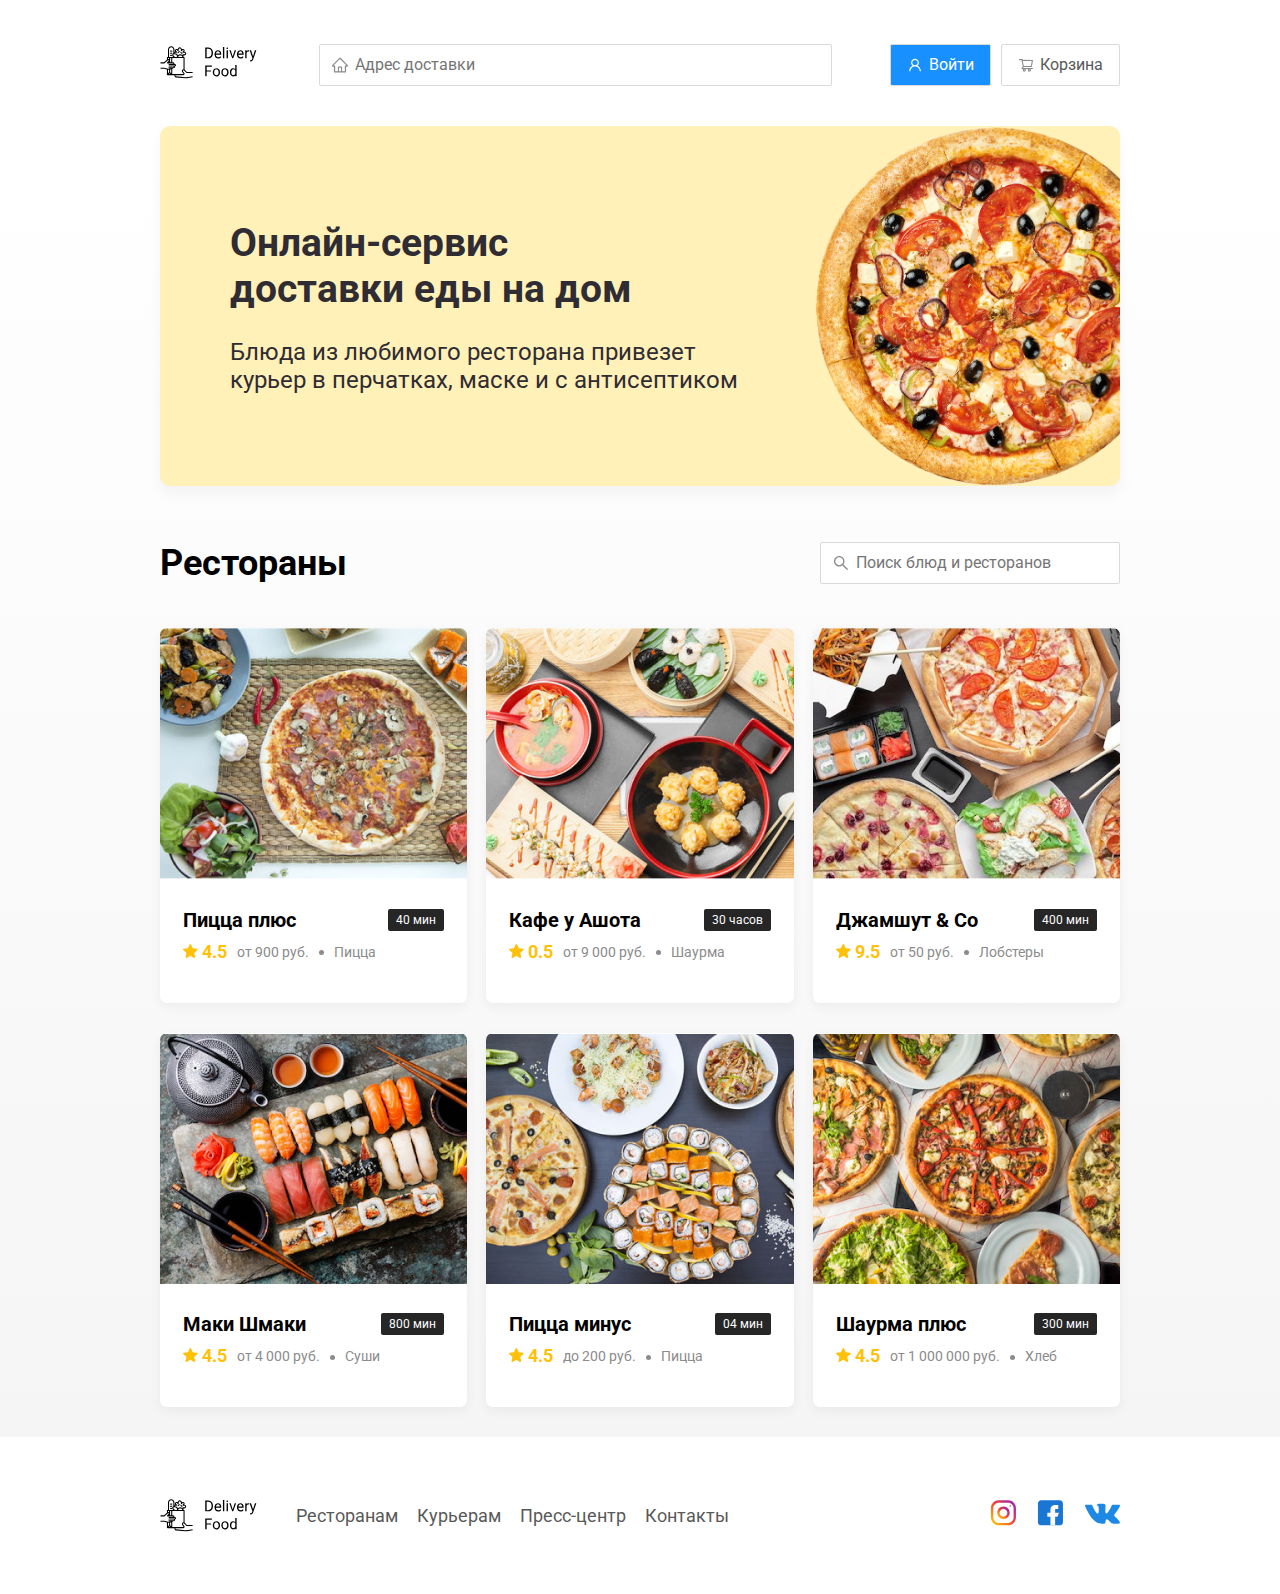
<file: index.html>
<!DOCTYPE html>
<html lang="ru">
<head>
  <meta charset="UTF-8">
  <meta name="viewport" content="width=device-width, initial-scale=1.0">
  <link rel="stylesheet" href="css\normalize.css">
  <link rel="stylesheet" href="css/style.css">
  <link href="https://fonts.googleapis.com/css?family=Roboto:400,700&display=swap" rel="stylesheet">

  <title>Document</title>
</head>
<body>
  <div class="container">
    <!-- Comment's -->
  <header class="header">
    <a href="index.html"><img src="img\logo.svg" alt="logo" class="logo"></a>
    <input type="text" class="input input-adress" placeholder="Адрес доставки">
    <div class="buttons">
      <button class="button button-primary"><img src="img\icon user.svg" alt="" class="button-icon"><span class="button-text">Войти</span></button>
      <button class="button"><img src="img\icon shop.svg" alt="" class="button-icon"><span class="button-text">Корзина</span></button>
    </div>
  </header>
  </div>
<main class="main">
  <div class="container">
    <section class="promo">
      <h1 class="promo-title">Онлайн-сервис <br> доставки еды на дом</h1>
      <p class="promo-text">Блюда из любимого ресторана привезет курьер в перчатках, маске и с антисептиком</p>
    </section>
    <section class="restaurant">
    <div class="section-heading"><h2 class="section-title">Рестораны</h2>
      <input type="text" class="input input-search" placeholder="Поиск блюд и ресторанов">
    </div>
    <div class="cards">
      <a href="restaurant.html" class="card">
        <img src="img\card-1.jpg" alt="card-1" class="card-image">
        <div class="card-text">
          <div class="card-heading">
            <h3 class="card-title">Пицца плюс</h3>
            <span class="card-tag tag">40 мин</span>
          </div>
          <!-- /.card-heading -->
          <div class="card-info">
            <div class="rating">
              <img src="img\Vector.svg" alt="rating" class="rating-star">
              4.5
              </div>
            <div class="price">от 900 руб.</div>
            <div class="category">Пицца</div>
          </div>
          <!-- /.card-info -->
        </div>
        <!-- /.card-text -->
      </a>
      <!-- /.card -->
      <div class="card">
        <img src="img\card-2.jpg" alt="card-1" class="card-image">
        <div class="card-text">
          <div class="card-heading">
            <h3 class="card-title">Кафе у Ашота</h3>
            <span class="card-tag tag">30 часов</span>
          </div>
          <!-- /.card-heading -->
          <div class="card-info">
            <div class="rating"><img src="img\Vector.svg" alt="rating" class="rating-star">
              0.5</div>
            <div class="price">от 9 000 руб.</div>
            <div class="category">Шаурма</div>
          </div>
          <!-- /.card-info -->
        </div>
        <!-- /.card-text -->
      </div>
      <!-- /.card -->
      <div class="card">
        <img src="img\card-3.jpg" alt="card-1" class="card-image">
        <div class="card-text">
          <div class="card-heading">
            <h3 class="card-title">Джамшут & Co</h3>
            <span class="card-tag tag">400 мин</span>
          </div>
          <!-- /.card-heading -->
          <div class="card-info">
            <div class="rating"><img src="img\Vector.svg" alt="rating" class="rating-star"> 9.5</div>
            <div class="price">от 50 руб.</div>
            <div class="category">Лобстеры</div>
          </div>
          <!-- /.card-info -->
        </div>
        <!-- /.card-text -->
      </div>
      <!-- /.card -->
      <div class="card">
        <img src="img\card-4.jpg" alt="card-1" class="card-image">
        <div class="card-text">
          <div class="card-heading">
            <h3 class="card-title">Маки Шмаки</h3>
            <span class="card-tag tag">800 мин</span>
          </div>
          <!-- /.card-heading -->
          <div class="card-info">
            <div class="rating"><img src="img\Vector.svg" alt="rating" class="rating-star"> 4.5</div>
            <div class="price">от 4 000 руб.</div>
            <div class="category">Суши</div>
          </div>
          <!-- /.card-info -->
        </div>
        <!-- /.card-text -->
      </div>
      <!-- /.card -->
      <div class="card">
        <img src="img\card-5.jpg" alt="card-1" class="card-image">
        <div class="card-text">
          <div class="card-heading">
            <h3 class="card-title">Пицца минус</h3>
            <span class="card-tag tag">04 мин</span>
          </div>
          <!-- /.card-heading -->
          <div class="card-info">
            <div class="rating"><img src="img\Vector.svg" alt="rating" class="rating-star"> 4.5</div>
            <div class="price">до 200 руб.</div>
            <div class="category">Пицца</div>
          </div>
          <!-- /.card-info -->
        </div>
        <!-- /.card-text -->
      </div>
      <!-- /.card -->
      <div class="card">
        <img src="img\card-7.jpg" alt="card-1" class="card-image">
        <div class="card-text">
          <div class="card-heading">
            <h3 class="card-title">Шаурма плюс</h3>
            <span class="card-tag tag">300 мин</span>
          </div>
          <!-- /.card-heading -->
          <div class="card-info">
            <div class="rating"><img src="img\Vector.svg" alt="rating" class="rating-star"> 4.5</div>
            <div class="price">от 1 000 000 руб.</div>
            <div class="category">Хлеб</div>
          </div>
          <!-- /.card-info -->
        </div>
        <!-- /.card-text -->
      </div>
      <!-- /.card -->
    </div>
    <!-- /.cards -->
    </section>
  </div>
</main>
    
<footer class="footer">
<div class="container">
  <div class="footer-blog">
    <img src="img\logo.svg" alt="logo" class="logo footer-logo">
    <nav class="footer-nav">
      <a href="#" class="footer-link">Ресторанам</a>
      <a href="#" class="footer-link">Курьерам</a>
      <a href="#" class="footer-link">Пресс-центр</a>
      <a href="#" class="footer-link">Контакты</a>
    </nav>
    <div class="footer-social">
      <a href="#" class="social-link"><img src="img\social-insta.svg" alt="instagram"></a>
      <a href="#" class="social-link"><img src="img\social-facebook.svg" alt="facebook"></a>
      <a href="#" class="social-link"><img src="img\social-vk.svg" alt=""></a>
    </div>
  </div>
  <!-- /.footer-blog -->
</div>

</footer>


</body>
</html>
</file>
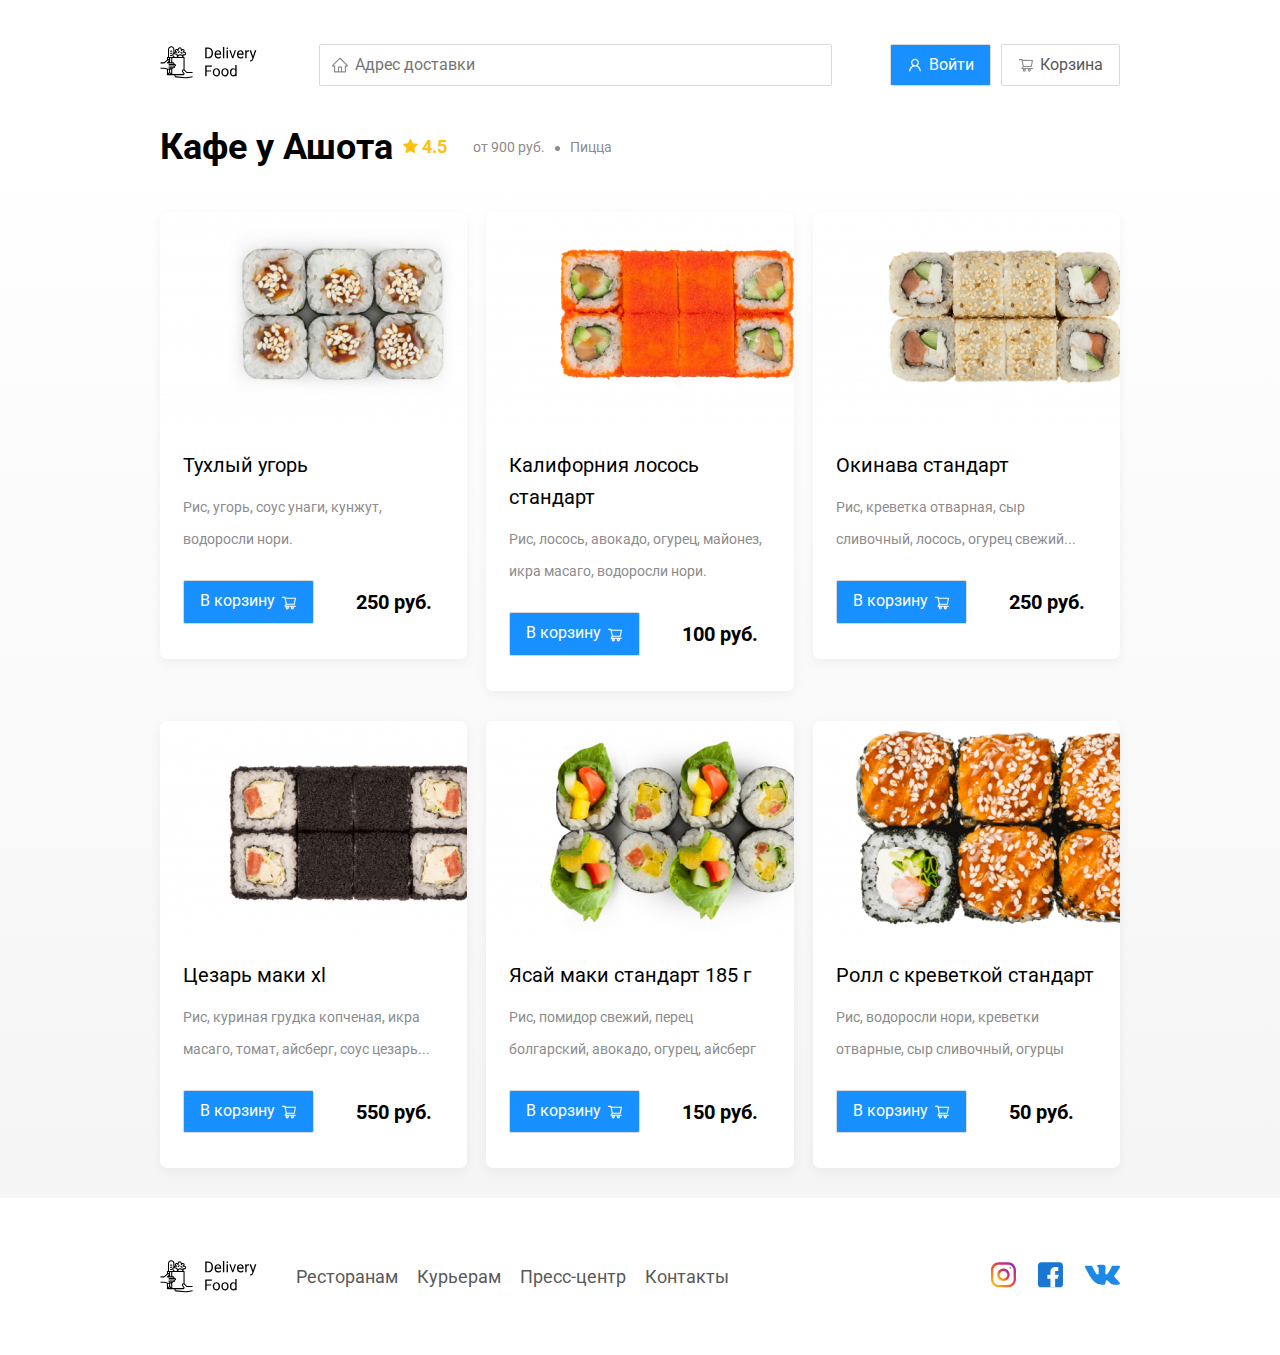
<file: restaurant.html>
<!DOCTYPE html>
<html lang="ru">
<head>
  <meta charset="UTF-8">
  <meta name="viewport" content="width=device-width, initial-scale=1.0">
  <link rel="stylesheet" href="css/normalize.css">
  <link rel="stylesheet" href="css/style.css">
  <link rel="stylesheet" href="css/animate.css">
  <link href="https://fonts.googleapis.com/css?family=Roboto:400,700&display=swap" rel="stylesheet">

  <title>Кафе у Ашота</title>
</head>
<body>
  <div class="container">
    <!-- Comment's -->
  <header class="header">
    <a href="index.html"><img src="img\logo.svg" alt="logo" class="logo"></a>
    <input type="text" class="input input-adress" placeholder="Адрес доставки">
    <div class="buttons">
      <button class="button button-primary"><img src="img\icon user.svg" alt="" class="button-icon"><span class="button-text">Войти</span></button>
      <button class="button" id="cart-button">
        <img src="img\icon shop.svg" alt="" class="button-icon">
        <span class="button-text">Корзина</span></button>
    </div>
  </header>
  </div>
<main class="main">
  <div class="container">
    <section class="restaurant">
    <div class="section-heading-restaurant"><h2 class="section-title">Кафе у Ашота</h2>
      <div class="card-info-restaurant">
        <div class="rating-rest">
          <img src="img\Vector.svg" alt="rating" class="rating-star">
          4.5
          </div>
        <div class="price">от 900 руб.</div>
        <div class="category">Пицца</div>
      </div>
      <!-- /.card-info -->
    </div>
    <div class="cards">
      <div class="card wow fadeInUp">
        <img src="img\rest-1.jpg" alt="card-1" class="card-image">
        <div class="card-text">
          <div class="card-heading">
            <h3 class="card-title-rest">Тухлый угорь</h3>
           </div>
          <!-- /.card-heading -->
          <div class="card-info">
            <div class="rest-category">Рис, угорь, соус унаги, кунжут, водоросли нори.</div>
          </div>
          <div class="rest-buy">
            <button class="button button-primary"><span class="button-text-rest">В корзину<img src="img\icon-shop.svg" alt="" class="button-icon-rest"></span></button>
            <span class="rest-price">250 руб.</span>
          </div>
          <!-- /.card-info -->
        </div>
        <!-- /.card-text -->
      </div>
      <!-- /.card -->
      <div class="card wow fadeInUp" data-wow-delay="0.4s">
        <img src="img\rest-2.jpg" alt="card-1" class="card-image">
        <div class="card-text">
          <div class="card-heading">
            <h3 class="card-title-rest">Калифорния лосось стандарт</h3>
           </div>
          <!-- /.card-heading -->
          <div class="card-info">
            <div class="rest-category">Рис, лосось, авокадо, огурец, майонез, икра масаго, водоросли нори.</div>
          </div>
          <div class="rest-buy">
            <button class="button button-primary"><span class="button-text-rest">В корзину<img src="img\icon-shop.svg" alt="" class="button-icon-rest"></span></button>
            <span class="rest-price">100 руб.</span>
          </div>
          <!-- /.card-info -->
        </div>
        <!-- /.card-text -->
      </div>
      <!-- /.card -->
      <div class="card wow fadeInUp" data-wow-delay="0.6s">
        <img src="img\rest-3.jpg" alt="card-1" class="card-image">
        <div class="card-text">
          <div class="card-heading">
            <h3 class="card-title-rest">Окинава стандарт</h3>
           </div>
          <!-- /.card-heading -->
          <div class="card-info">
            <div class="rest-category"> Рис, креветка отварная, сыр сливочный, лосось, огурец свежий...</div>
          </div>
          <div class="rest-buy">
            <button class="button button-primary"><span class="-rest">В корзину<img src="img\icon-shop.svg" alt="" class="button-icon-rest"></span></button>
            <span class="rest-price">250 руб.</span>
          </div>
          <!-- /.card-info -->
        </div>
        <!-- /.card-text -->
      </div>
      <!-- /.card -->
      <div class="card wow fadeInUp" data-wow-delay="0.4s">
        <img src="img\rest-4.jpg" alt="card-1" class="card-image">
        <div class="card-text">
          <div class="card-heading">
            <h3 class="card-title-rest">Цезарь маки хl</h3>
           </div>
          <!-- /.card-heading -->
          <div class="card-info">
            <div class="rest-category">Рис, куриная грудка копченая, икра масаго, томат, айсберг, соус цезарь...</div>
          </div>
          <div class="rest-buy">
            <button class="button button-primary"><span class="button-text-rest">В корзину<img src="img\icon-shop.svg" alt="" class="button-icon-rest"></span></button>
            <span class="rest-price">550 руб.</span>
          </div>
          <!-- /.card-info -->
        </div>
        <!-- /.card-text -->
      </div>
      <!-- /.card -->
      <div class="card wow fadeInUp" data-wow-delay="0.6s">
        <img src="img\rest-5.jpg" alt="card-1" class="card-image">
        <div class="card-text">
          <div class="card-heading">
            <h3 class="card-title-rest">Ясай маки стандарт 185 г</h3>
           </div>
          <!-- /.card-heading -->
          <div class="card-info">
            <div class="rest-category">Рис, помидор свежий, перец болгарский, авокадо, огурец, айсберг</div>
          </div>
          <div class="rest-buy">
            <button class="button button-primary"><span class="button-text-rest">В корзину<img src="img\icon-shop.svg" alt="" class="button-icon-rest"></span></button>
            <span class="rest-price">150 руб.</span>
          </div>
          <!-- /.card-info -->
        </div>
        <!-- /.card-text -->
      </div>
      <!-- /.card -->
      <div class="card wow fadeInUp" data-wow-delay="0.7s">
        <img src="img\rest-6.jpg" alt="card-1" class="card-image">
        <div class="card-text">
          <div class="card-heading">
            <h3 class="card-title-rest">Ролл с креветкой стандарт</h3>
           </div>
          <!-- /.card-heading -->
          <div class="card-info">
            <div class="rest-category">Рис, водоросли нори, креветки отварные, сыр сливочный, огурцы</div>
          </div>
          <div class="rest-buy">
            <button class="button button-primary"><span class="button-text-rest">В корзину<img src="img\icon-shop.svg" alt="" class="button-icon-rest"></span></button>
            <span class="rest-price">50 руб.</span>
          </div>
          <!-- /.card-info -->
        </div>
        <!-- /.card-text -->
      </div>
      <!-- /.card -->
    </div>
    <!-- /.cards -->
    </section>
  </div>
</main>
    
<footer class="footer">
<div class="container">
  <div class="footer-blog">
    <img src="img\logo.svg" alt="logo" class="logo footer-logo">
    <nav class="footer-nav">
      <a href="#" class="footer-link">Ресторанам</a>
      <a href="#" class="footer-link">Курьерам</a>
      <a href="#" class="footer-link">Пресс-центр</a>
      <a href="#" class="footer-link">Контакты</a>
    </nav>
    <div class="footer-social">
      <a href="#" class="social-link"><img src="img\social-insta.svg" alt="instagram"></a>
      <a href="#" class="social-link"><img src="img\social-facebook.svg" alt="facebook"></a>
      <a href="#" class="social-link"><img src="img\social-vk.svg" alt="vk"></a>
    </div>
  </div>
  <!-- /.footer-blog -->
</div>

</footer>

<div class="modal">
  <div class="modal-dialog">
    <div class="modal-header">
      <h3 class="modal-title">Корзина</h3>
      <button class="close">&times;</button>
    </div>
    <div class="modal-body">
      <div class="food-row">
        <span class="food-name">Ролл угорь стандарт</span>
        <strong class="food-price">250 руб</strong>
        <div class="food-counter">
          <button class="counter-button">-</button>
          <span class="counter">1</span>
          <button class="counter-button">+</button>
        </div>
      </div>
      <!-- /.food-row -->
      <div class="food-row">
        <span class="food-name">Ролл угорь стандарт</span>
        <strong class="food-price">250 руб</strong>
        <div class="food-counter">
          <button class="counter-button">-</button>
          <span class="counter">1</span>
          <button class="counter-button">+</button>
        </div>
      </div>
      <!-- /.food-row -->
      <div class="food-row">
        <span class="food-name">Ролл угорь стандарт</span>
        <strong class="food-price">250 руб</strong>
        <div class="food-counter">
          <button class="counter-button">-</button>
          <span class="counter">1</span>
          <button class="counter-button">+</button>
        </div>
      </div>
      <!-- /.food-row -->
      <div class="food-row">
        <span class="food-name">Ролл угорь стандарт</span>
        <strong class="food-price">250 руб</strong>
        <div class="food-counter">
          <button class="counter-button">-</button>
          <span class="counter">1</span>
          <button class="counter-button">+</button>
        </div>
      </div>
      <!-- /.food-row -->
      <div class="food-row">
        <span class="food-name">Ролл угорь стандарт</span>
        <strong class="food-price">250 руб</strong>
        <div class="food-counter">
          <button class="counter-button">-</button>
          <span class="counter">1</span>
          <button class="counter-button">+</button>
        </div>
      </div>
      <!-- /.food-row -->
    </div>
    <!-- /.modal-body -->
    <div class="modal-footer">
      <span class="pricetag">1 450 руб.</span>
<div class="footer-buttons">
  <button class="button button-primary">Оформить заказ</button>
  <button class="button">Отмена</button>
</div>
    </div>
  </div>
</div>
<script src="js/wow.min.js"></script>
<script src="js/main.js"></script>
</body>
</html>
</file>
<file: css/style.css>
*{
  box-sizing: border-box;
}
body{
  font-family: 'Roboto', sans-serif;
  padding-top: 44px;
}

.container{
  max-width: 1200px;
  margin: auto;
}
.header{
  display: flex;
  align-items: center;
  justify-content: space-between;
    margin-bottom: 40px;
}

.input{
background: #FFFFFF;
border: 1px solid #D9D9D9;
border-radius: 2px;
line-height: 24px;
font-size: 16px;
padding: 8px;
padding-left: 35px;
background-repeat: no-repeat;
background-position: left 11px center;
}
.input-adress{
flex: 0.8;
background-image: url(../img/home.svg);
}

.input-search{
background-image: url(../img/search.svg);
width: 300px;
}

.buttons{
  display: flex;
  flex-direction: row;
}

.button{
  display: flex;
align-items:center;
padding: 8px 16px;
background: #FFFFFF;
border: 1px solid #D9D9D9;
box-sizing: border-box;
box-shadow: 0px 0px 2px rgba(0, 0, 0, 0.0015);
border-radius: 2px;
color:#595959;
font-size: 16px;
line-height: 24px;
}
.button-primary{
background: #1890FF;
border-radius: 2px;
color: #fff;
margin-right: 10px;
}
.button-icon{
  margin-right: 6px;
  vertical-align: middle;
}
.button-icon-rest{
  margin-left: 6px;
  vertical-align: middle;
}

.promo{
  box-shadow: 0px 7px 12px rgba(158, 158, 163, 0.1);
  background: #FFF1B8 url(../img/promo-image.jpg) no-repeat top 50px right -100px /800px;
  border-radius: 10px;
  padding: 68px 70px;
  margin-bottom: 56px;
}
.promo-text{
  max-width: 538px;
  font-size: 24px;
  line-height: 28px;
  color: #302C34;
}
.promo-title{
font-style: normal;
font-weight: bold;
font-size: 39px;
line-height: 46px;
color: #302C34;
}

.section-heading{
  display: flex;
  flex-direction: row;
  justify-content: space-between;
  align-items: center;
  margin-bottom: 44px;
}
.section-title{
margin: 0;
font-weight: bold;
font-size: 36px;
line-height: 42px;
color: #000000;
margin-right: 10px;
}

.card{
background: #FFFFFF;
box-shadow: 0px 4px 12px rgba(0, 0, 0, 0.05);
border-radius: 7px;
overflow: hidden;
margin-bottom: 30px;
flex-basis: 32%;
text-decoration: none;
}
.cards{
  display: flex;
  flex-wrap: wrap;
  align-items: flex-start;
  justify-content: space-between;
}
.card-image{
min-width: 100%;

}
.card-text{
  padding-top: 20px;
  padding-bottom: 35px;
  padding-left: 23px;
  padding-right: 23px;
}
.card-heading{
  display: flex;
  align-items: center;
  justify-content: space-between;
}
.card-title{
  margin: 0;
  font-weight: bold;
font-size: 24px;
line-height: 32px;
color: #000000;
}
.card-title-rest{
  font-style: normal;
  font-weight: normal;
  font-size: 24px;
  line-height: 32px;
color: #000000;
margin: 0;
}
.card-tag{
background: #262626;
border-radius: 2px;
font-weight: normal;
font-size: 12px;
line-height: 20px;
color:#fff;
padding: 1px 8px;
}
.card-info{
  display: flex;
  align-items: center;
  flex-wrap: wrap;
}
.rating{
  margin-right: 26px;
  font-weight: bold;
font-size: 18px;
line-height: 32px;
color: #FFC107;
}
.rating-rest{
  margin-right: 26px;
  font-weight: bold;
font-size: 18px;
line-height: 32px;
color: #FFC107;
}
.price, 
.category{
  font-size: 18px;
  line-height: 32px;
   color: #8C8C8C;
}
.category{
  text-overflow: ellipsis;
  overflow: hidden;
  white-space: nowrap;
  max-width: 150px;
}
.rest-category{
  font-size: 18px;
  line-height: 32px;
   color: #8C8C8C;
 margin-top: 10px;
   margin-bottom: 25px;
}
.price{
  margin-right: 10px;
}
.price:after{
  content: "";
  width: 5px;
  height: 5px;
  background-color: #8c8c8c;
  display: inline-block;
  vertical-align: middle;
  border-radius: 50%;
  margin-left: 10px;
}

.rest-buy{
  display: flex;
  align-items: center;
  flex-direction: row;
  justify-content: start;
}
.rest-price{
  margin-left: 32px;
  font-weight: bold;
font-size: 20px;
line-height: 32px;
}
.main{
  background: linear-gradient(180deg, rgba(245, 245, 245, 0) 1.04%, #F5F5F5 100%);
}

.footer{
  padding: 60px 0;
}
.footer-blog{
  display: flex;
  align-items: center;
  flex-direction: row;
  justify-content: space-between;
}
.footer-link{
display: inline-block;
font-style: normal;
font-weight: normal;
font-size: 18px;
line-height: 21px;
color: #595959;
text-decoration: none;
}
.footer-link:not(:last-child){
  margin-right: 15px;
}
.footer-nav{
  margin-right: auto;
  margin-left: 35px;
}
.footer-social{
  display: flex;
  align-items: center;
}
.social-link:not(:last-child){
margin-right: 21px;
}

.modal{
  position: fixed;
  left: 0;
  top: 0;
  width: 100%;
  height: 100%;
  background: rgba(0, 0, 0, 0.4);
  display: flex;
  display: none;
}
.is-open{
  display: flex;
}

.modal-dialog{
max-width: 780px;
width: 95%;
background: #FFFFFF;
border-radius: 5px;
margin: auto;
padding: 40px 45px;
}
.modal-header{
  display: flex;
  align-items: center;
  justify-content: space-between;
  margin-bottom: 45px;
}
.food-row{
  display: flex;
  align-items: flex-start;
  justify-content: space-between;
  padding-bottom: 8px;
  border-bottom: 1px solid #D9D9D9;
  margin-bottom: 15px;
}
.food-price{
  margin-left: auto;
  margin-right: 47px;
  font-weight: bold;
font-size: 20px;
line-height: 32px;
}
.food-name{
font-size: 18px;
line-height: 32px;
}
.food-counter{
  display: flex;
  align-items: center;
}
.counter-button{
background: #FFFFFF;
border: 1px solid #40A9FF;
box-sizing: border-box;
border-radius: 2px;
color: #40A9FF;
width: 41px;
height: 32px;
display: flex;
align-items: center;
justify-content: center;
font-size: 14px;
line-height: 22px;
}
.counter{
  font-size: 16px;
margin-right: 15px;
margin-left: 15px;
}
.close{
  font-size: 36px;
  border: none;
  background-color: transparent;
}
.modal-title{
  margin: 0;
  font-weight: bold;
font-size: 36px;
line-height: 42px;
}
.modal-footer{
  display: flex;
  align-items: center;
  justify-content: space-between;
}
.footer-buttons{
  display: flex;
  align-items: center;
}
.modal-body{
  margin-bottom: 52px;
}
.pricetag{
  background: #262626;
border-radius: 5px;
font-size: 20px;
line-height: 23px;
color: #FAFAFA;
padding: 15px 20px;
}

@media(max-width:1366px){
  .container{
    max-width: 960px;
  }
  .promo{
    background-position: center right -150px;
    background-size: 550px;
  }
  .rating{
    margin-right: 10px;}
    .category, 
    .price{
      font-size: 14px;
    }
    .card-title {
      font-size: 20px;
    }
    .card-title-rest{
      font-size: 20px;
    }
    .rest-category{
      font-size: 14px;
    }
}
@media (max-width:992px){
  .container{
    max-width: 700px;
  }
  .promo{
    padding: 50px;
    background-size: 500px;
    background-position: center right -250px;
  }
  .promo-text{
    font-size: 18px;
    max-width: 400px;
  }
  .card{
    flex-basis: 49%;
      }
      .rest-price{
        font-size: 16px;
      }
      .button-text{
        font-size: 14px!important;
      }
  .footer-link{
    font-size: 16px;
  }
}

@media (max-width:768px){
.container{
  max-width: 560px;
}
.rating{
  flex-basis: 100%;
}
.card-title {
  font-size: 18px;
}
.footer-link{
  font-size: 14px;
}
.promo-title{
font-size: 24px;
line-height: 1.4;
}
.promo-text{
font-size: 16px;
line-height: 1.4;
max-width: 350px;
margin-top: 0;
}
.promo{
  background-size: 450px;
}
}

@media (max-width:578px){
.container{
  width: 90%;
}
.promo-text{
  max-width: 300px;
}
.header{
  flex-wrap: wrap;
}
.input-adress{
  order: 5;
  margin-top: 15px;
  flex:1;
}
.section-title{
  font-size: 20px;
}
.card{
  flex-basis: 100%;
}

.rating{
  flex-basis: 20%;
}
.card-info{
  justify-content: start;
}
.footer-blog{
  flex-wrap: wrap;
  align-items: flex-start;
}
.footer{
  padding: 30px;
}
.footer-nav{
  order: 2;
  flex-basis: 90%;
  margin-top: 10px;
}
.footer-social{
  order:1;
}
.footer-logo{
  order:0;
}
}
@media (max-width:330px){
  .promo{
    background-image: none;
    padding: 20px;
  }
 .footer-blog{
   flex-direction: column;
   align-items: center;
    }
    .footer-logo{
      margin-bottom: 10px;
    }
    .footer-social{
      margin-bottom: 10px;
    }
    .main{
      margin: 0;
    }
   .section-heading{
     flex-wrap: wrap;
   }
   .logo{
     margin-bottom: 10px;
   }
   .button-text{
     display: none;
   }
}

.section-heading-restaurant{
  display: flex;
  flex-direction: row;
  justify-content: start;
  align-items: center;
  margin-bottom: 44px;
  flex-wrap: wrap;
}
.card-info-restaurant{
  display: flex;
}
</file>
